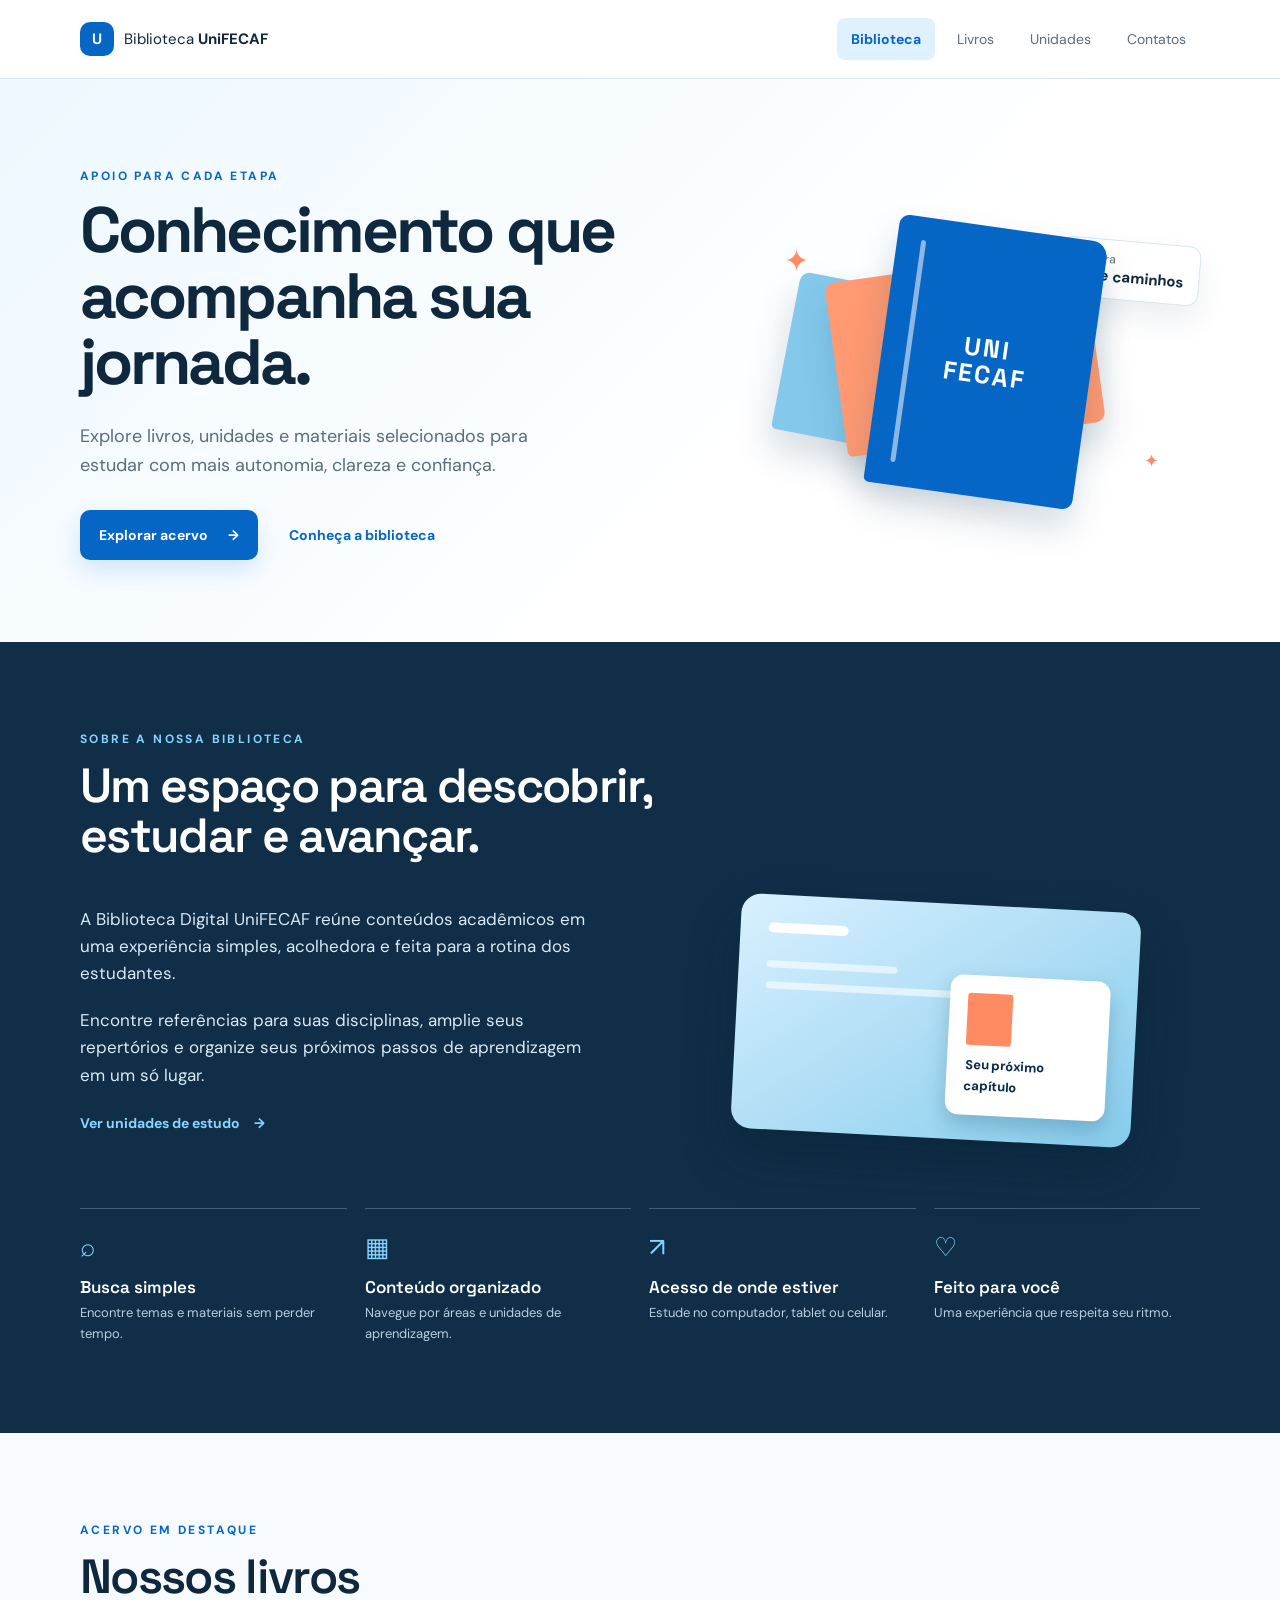
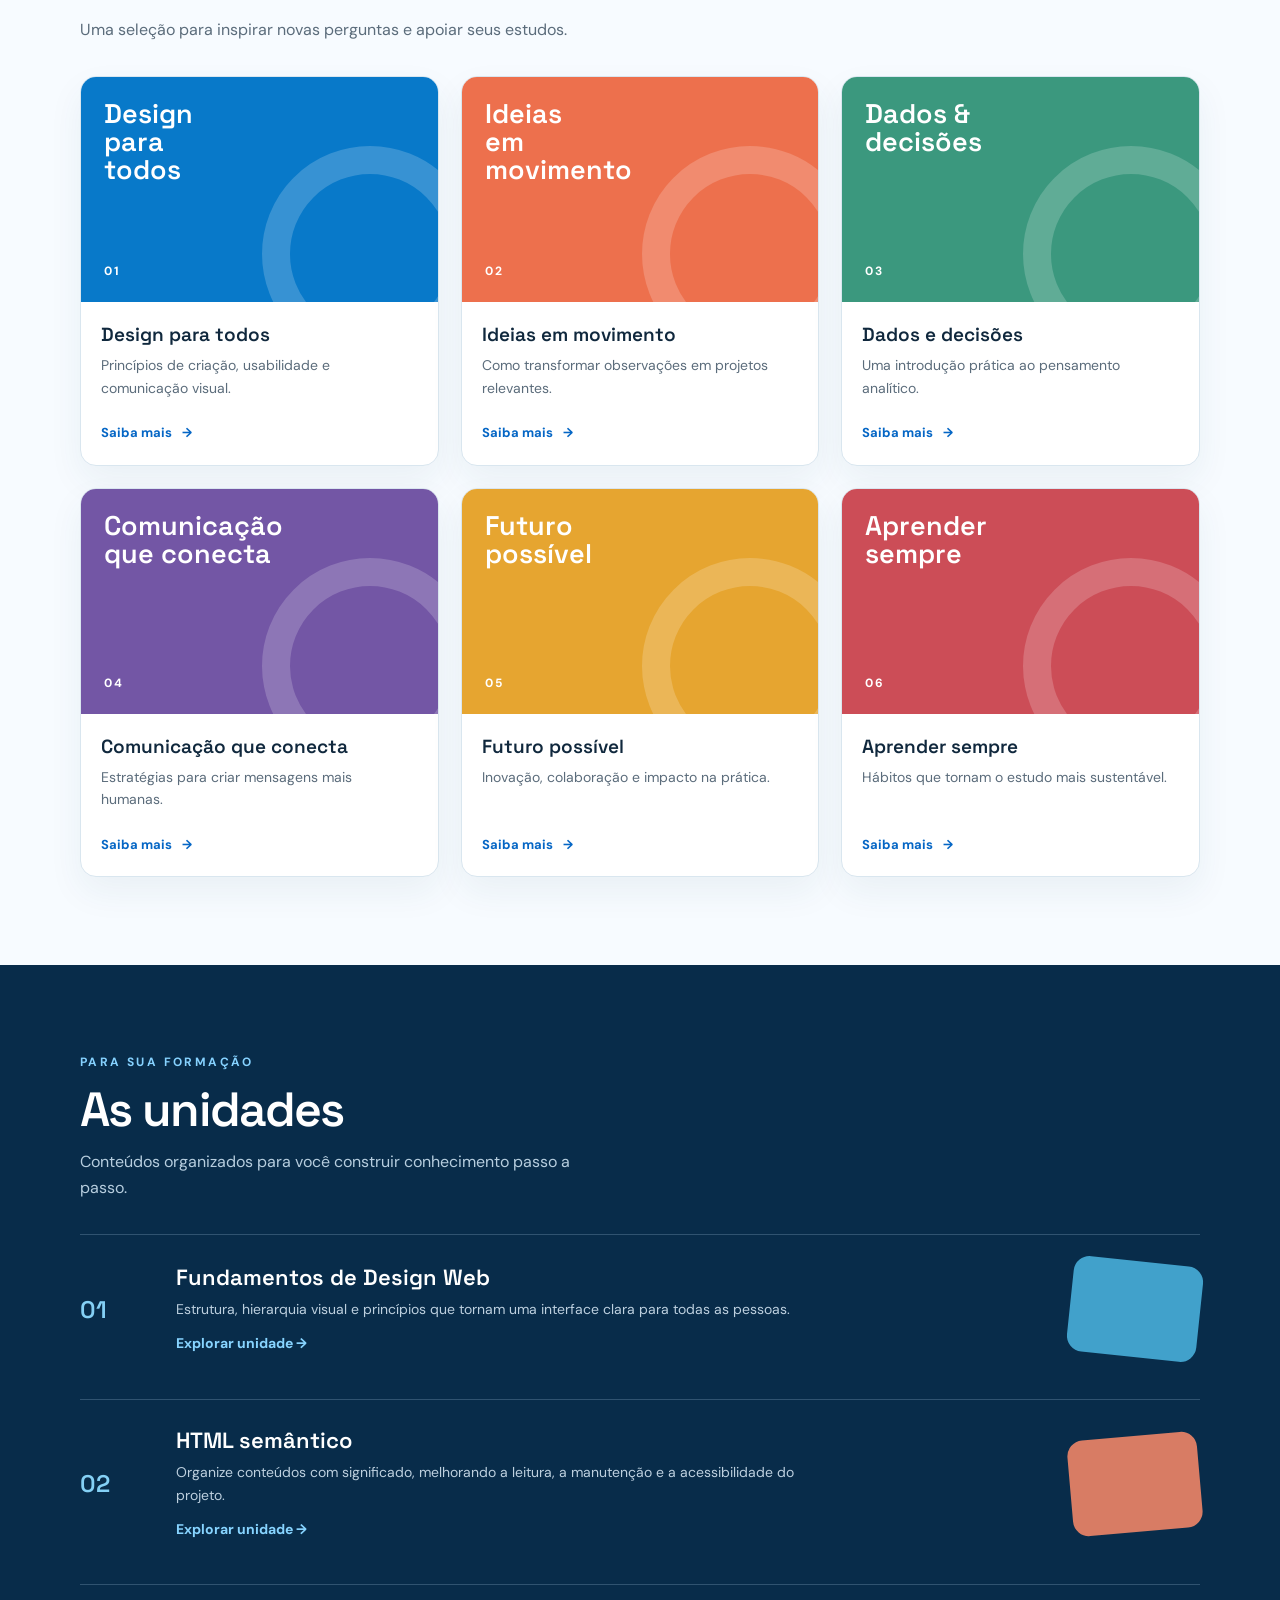
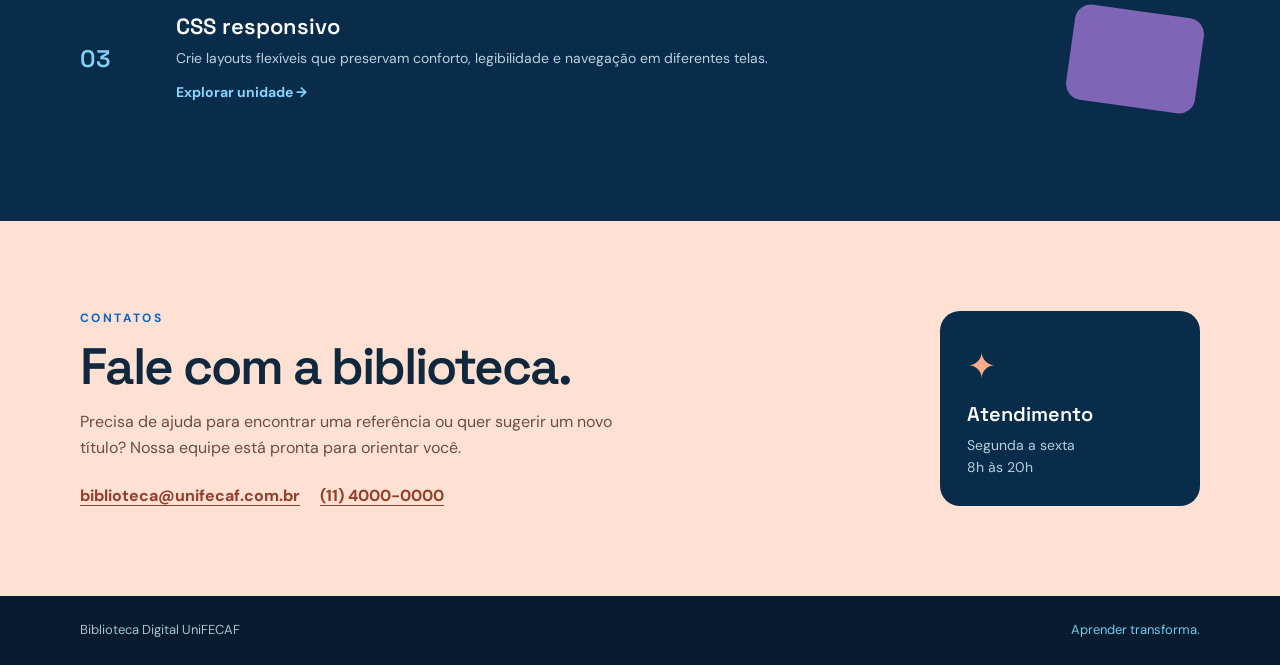
<file: trabalho_ead/biblioteca-unifecaf/index.html>
<!doctype html>
<html lang="pt-BR">
  <head>
    <meta charset="utf-8" />
    <meta name="viewport" content="width=device-width, initial-scale=1" />
    <meta name="description" content="Biblioteca Digital UniFECAF: livros, unidades e conteúdos para apoiar sua jornada acadêmica." />
    <title>Biblioteca Digital UniFECAF</title>
    <link rel="preconnect" href="https://fonts.googleapis.com" />
    <link rel="preconnect" href="https://fonts.gstatic.com" crossorigin />
    <link href="https://fonts.googleapis.com/css2?family=DM+Sans:wght@400;500;700&family=Space+Grotesk:wght@500;600;700&display=swap" rel="stylesheet" />
    <link rel="stylesheet" href="css/style.css" />
  </head>
  <body>
    <a class="skip-link" href="#conteudo">Ir para o conteúdo principal</a>
    <header class="site-header">
      <div class="container nav-wrap">
        <a class="brand" href="#inicio" aria-label="Biblioteca Digital UniFECAF - início">
          <span class="brand-mark" aria-hidden="true">U</span>
          <span>Biblioteca <strong>UniFECAF</strong></span>
        </a>
        <nav class="main-nav" aria-label="Navegação principal">
          <a class="active" href="#inicio">Biblioteca</a>
          <a href="#livros">Livros</a>
          <a href="#unidades">Unidades</a>
          <a href="#contatos">Contatos</a>
        </nav>
      </div>
    </header>

    <main id="conteudo">
      <section class="hero" id="inicio">
        <div class="container hero-grid">
          <div class="hero-copy">
            <p class="eyebrow">Apoio para cada etapa</p>
            <h1>Conhecimento que acompanha sua jornada.</h1>
            <p class="hero-text">Explore livros, unidades e materiais selecionados para estudar com mais autonomia, clareza e confiança.</p>
            <div class="hero-actions">
              <a class="button button-primary" href="#livros">Explorar acervo <span aria-hidden="true">→</span></a>
              <a class="button button-ghost" href="#sobre">Conheça a biblioteca</a>
            </div>
          </div>
          <div class="hero-art" aria-label="Ilustração de livros empilhados" role="img">
            <div class="floating-note note-one">Leitura<br /><strong>abre caminhos</strong></div>
            <div class="book book-back"></div>
            <div class="book book-middle"></div>
            <div class="book book-front"><span>UNI<br />FECAF</span></div>
            <div class="sparkle sparkle-one">✦</div><div class="sparkle sparkle-two">✦</div>
          </div>
        </div>
      </section>

      <section class="about section-dark" id="sobre">
        <div class="container">
          <div class="section-heading light-heading"><p class="eyebrow">Sobre a nossa biblioteca</p><h2>Um espaço para descobrir, estudar e avançar.</h2></div>
          <div class="about-grid">
            <div class="about-copy"><p>A Biblioteca Digital UniFECAF reúne conteúdos acadêmicos em uma experiência simples, acolhedora e feita para a rotina dos estudantes.</p><p>Encontre referências para suas disciplinas, amplie seus repertórios e organize seus próximos passos de aprendizagem em um só lugar.</p><a class="text-link" href="#unidades">Ver unidades de estudo <span aria-hidden="true">→</span></a></div>
            <div class="about-visual"><div class="visual-screen"><span class="screen-top"></span><span class="screen-line short"></span><span class="screen-line"></span><div class="screen-card"><span class="mini-book"></span><b>Seu próximo capítulo</b></div></div></div>
          </div>
          <div class="feature-row">
            <article><span class="feature-icon">⌕</span><h3>Busca simples</h3><p>Encontre temas e materiais sem perder tempo.</p></article>
            <article><span class="feature-icon">▦</span><h3>Conteúdo organizado</h3><p>Navegue por áreas e unidades de aprendizagem.</p></article>
            <article><span class="feature-icon">↗</span><h3>Acesso de onde estiver</h3><p>Estude no computador, tablet ou celular.</p></article>
            <article><span class="feature-icon">♡</span><h3>Feito para você</h3><p>Uma experiência que respeita seu ritmo.</p></article>
          </div>
        </div>
      </section>

      <section class="books section-light" id="livros">
        <div class="container"><div class="section-heading"><p class="eyebrow">Acervo em destaque</p><h2>Nossos livros</h2><p class="section-intro">Uma seleção para inspirar novas perguntas e apoiar seus estudos.</p></div>
          <div class="book-grid">
            <article class="book-card"><div class="cover cover-blue"><span>Design<br />para<br />todos</span><small>01</small></div><div class="card-body"><h3>Design para todos</h3><p>Princípios de criação, usabilidade e comunicação visual.</p><a href="#contatos">Saiba mais <span aria-hidden="true">→</span></a></div></article>
            <article class="book-card"><div class="cover cover-orange"><span>Ideias<br />em<br />movimento</span><small>02</small></div><div class="card-body"><h3>Ideias em movimento</h3><p>Como transformar observações em projetos relevantes.</p><a href="#contatos">Saiba mais <span aria-hidden="true">→</span></a></div></article>
            <article class="book-card"><div class="cover cover-green"><span>Dados &amp;<br />decisões</span><small>03</small></div><div class="card-body"><h3>Dados e decisões</h3><p>Uma introdução prática ao pensamento analítico.</p><a href="#contatos">Saiba mais <span aria-hidden="true">→</span></a></div></article>
            <article class="book-card"><div class="cover cover-purple"><span>Comunicação<br />que conecta</span><small>04</small></div><div class="card-body"><h3>Comunicação que conecta</h3><p>Estratégias para criar mensagens mais humanas.</p><a href="#contatos">Saiba mais <span aria-hidden="true">→</span></a></div></article>
            <article class="book-card"><div class="cover cover-yellow"><span>Futuro<br />possível</span><small>05</small></div><div class="card-body"><h3>Futuro possível</h3><p>Inovação, colaboração e impacto na prática.</p><a href="#contatos">Saiba mais <span aria-hidden="true">→</span></a></div></article>
            <article class="book-card"><div class="cover cover-red"><span>Aprender<br />sempre</span><small>06</small></div><div class="card-body"><h3>Aprender sempre</h3><p>Hábitos que tornam o estudo mais sustentável.</p><a href="#contatos">Saiba mais <span aria-hidden="true">→</span></a></div></article>
          </div>
        </div>
      </section>

      <section class="units section-navy" id="unidades"><div class="container"><div class="section-heading light-heading"><p class="eyebrow">Para sua formação</p><h2>As unidades</h2><p class="section-intro">Conteúdos organizados para você construir conhecimento passo a passo.</p></div>
        <div class="unit-list">
          <article class="unit-item"><div class="unit-number">01</div><div><h3>Fundamentos de Design Web</h3><p>Estrutura, hierarquia visual e princípios que tornam uma interface clara para todas as pessoas.</p><a href="#livros">Explorar unidade →</a></div><div class="unit-shape shape-one" aria-hidden="true"></div></article>
          <article class="unit-item"><div class="unit-number">02</div><div><h3>HTML semântico</h3><p>Organize conteúdos com significado, melhorando a leitura, a manutenção e a acessibilidade do projeto.</p><a href="#livros">Explorar unidade →</a></div><div class="unit-shape shape-two" aria-hidden="true"></div></article>
          <article class="unit-item"><div class="unit-number">03</div><div><h3>CSS responsivo</h3><p>Crie layouts flexíveis que preservam conforto, legibilidade e navegação em diferentes telas.</p><a href="#livros">Explorar unidade →</a></div><div class="unit-shape shape-three" aria-hidden="true"></div></article>
        </div>
      </div></section>

      <section class="contact section-coral" id="contatos"><div class="container contact-grid"><div><p class="eyebrow">Contatos</p><h2>Fale com a biblioteca.</h2><p>Precisa de ajuda para encontrar uma referência ou quer sugerir um novo título? Nossa equipe está pronta para orientar você.</p><div class="contact-links"><a href="mailto:biblioteca@unifecaf.com.br">biblioteca@unifecaf.com.br</a><a href="tel:+551140000000">(11) 4000-0000</a></div></div><div class="contact-card"><span class="contact-mark">✦</span><strong>Atendimento</strong><span>Segunda a sexta<br />8h às 20h</span></div></div></section>
    </main>
    <footer class="site-footer"><div class="container"><span>Biblioteca Digital UniFECAF</span><span>Aprender transforma.</span></div></footer>
  </body>
</html>
</file>
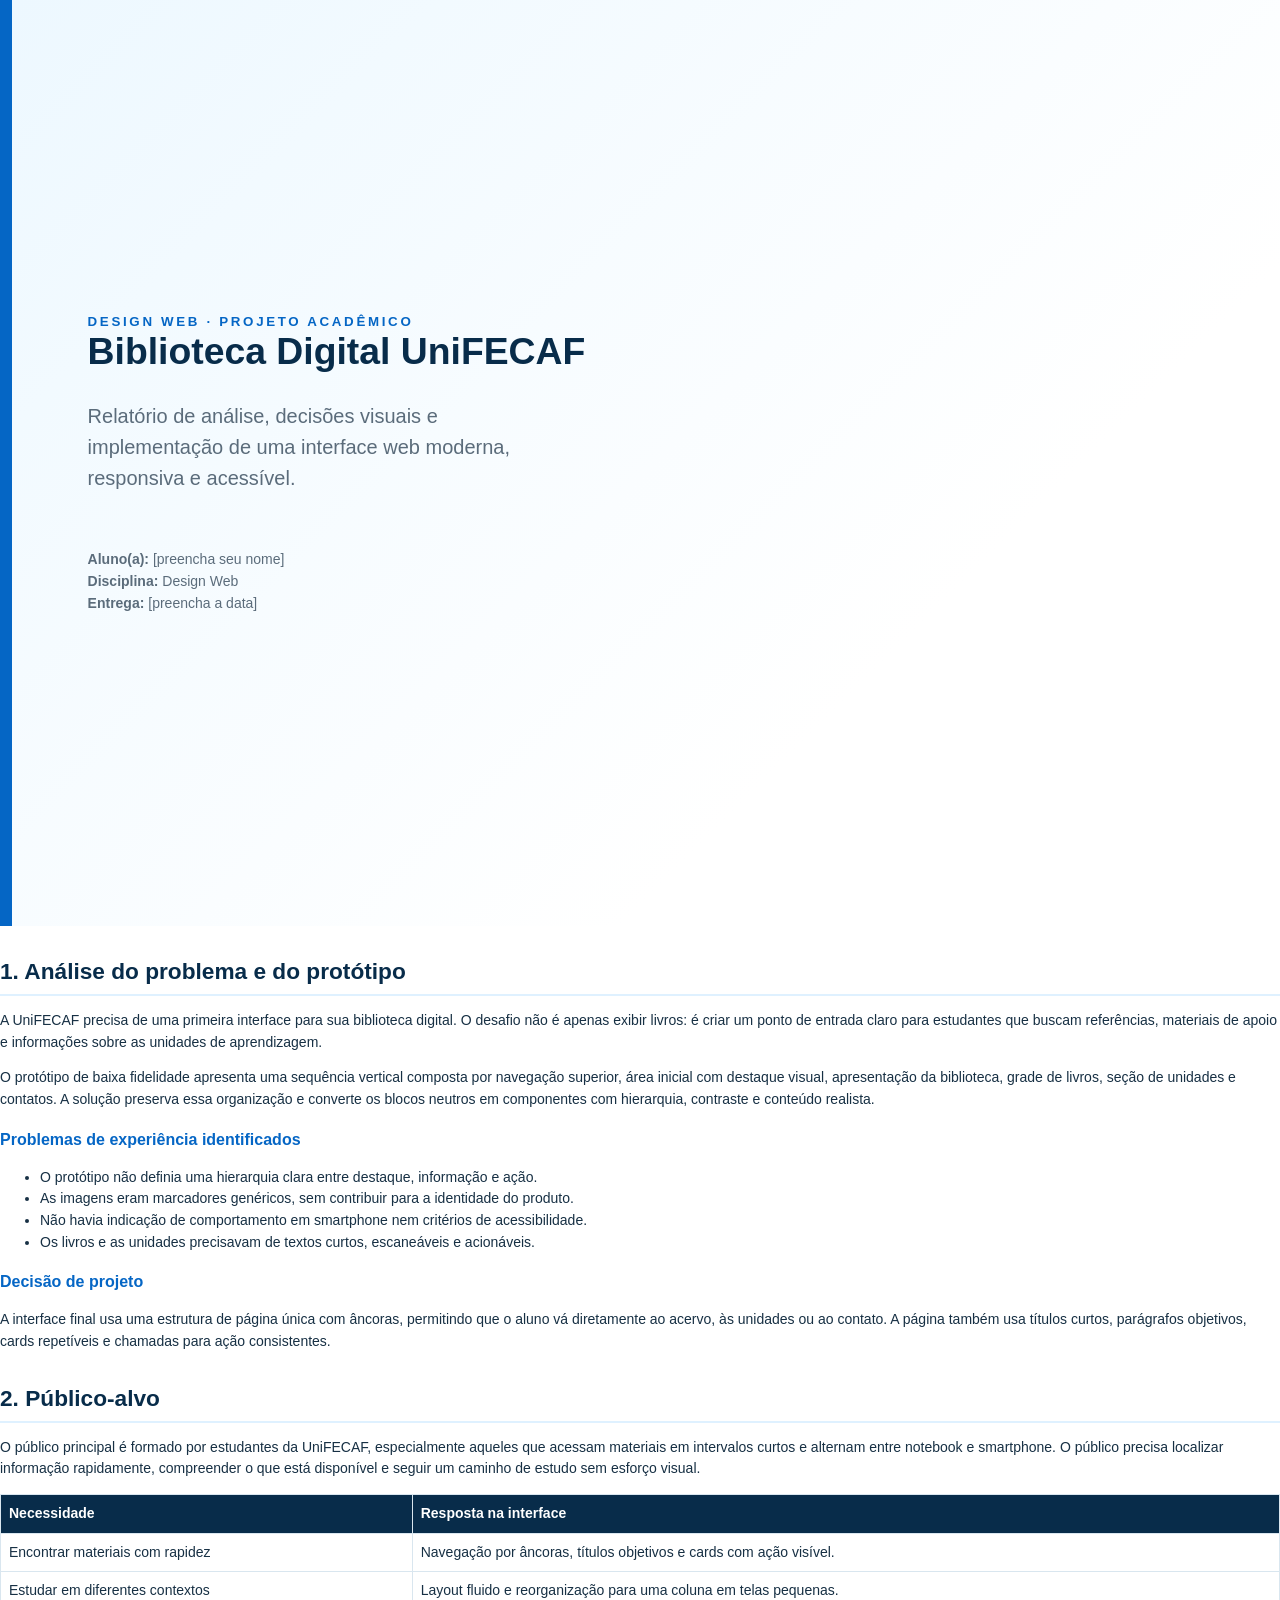
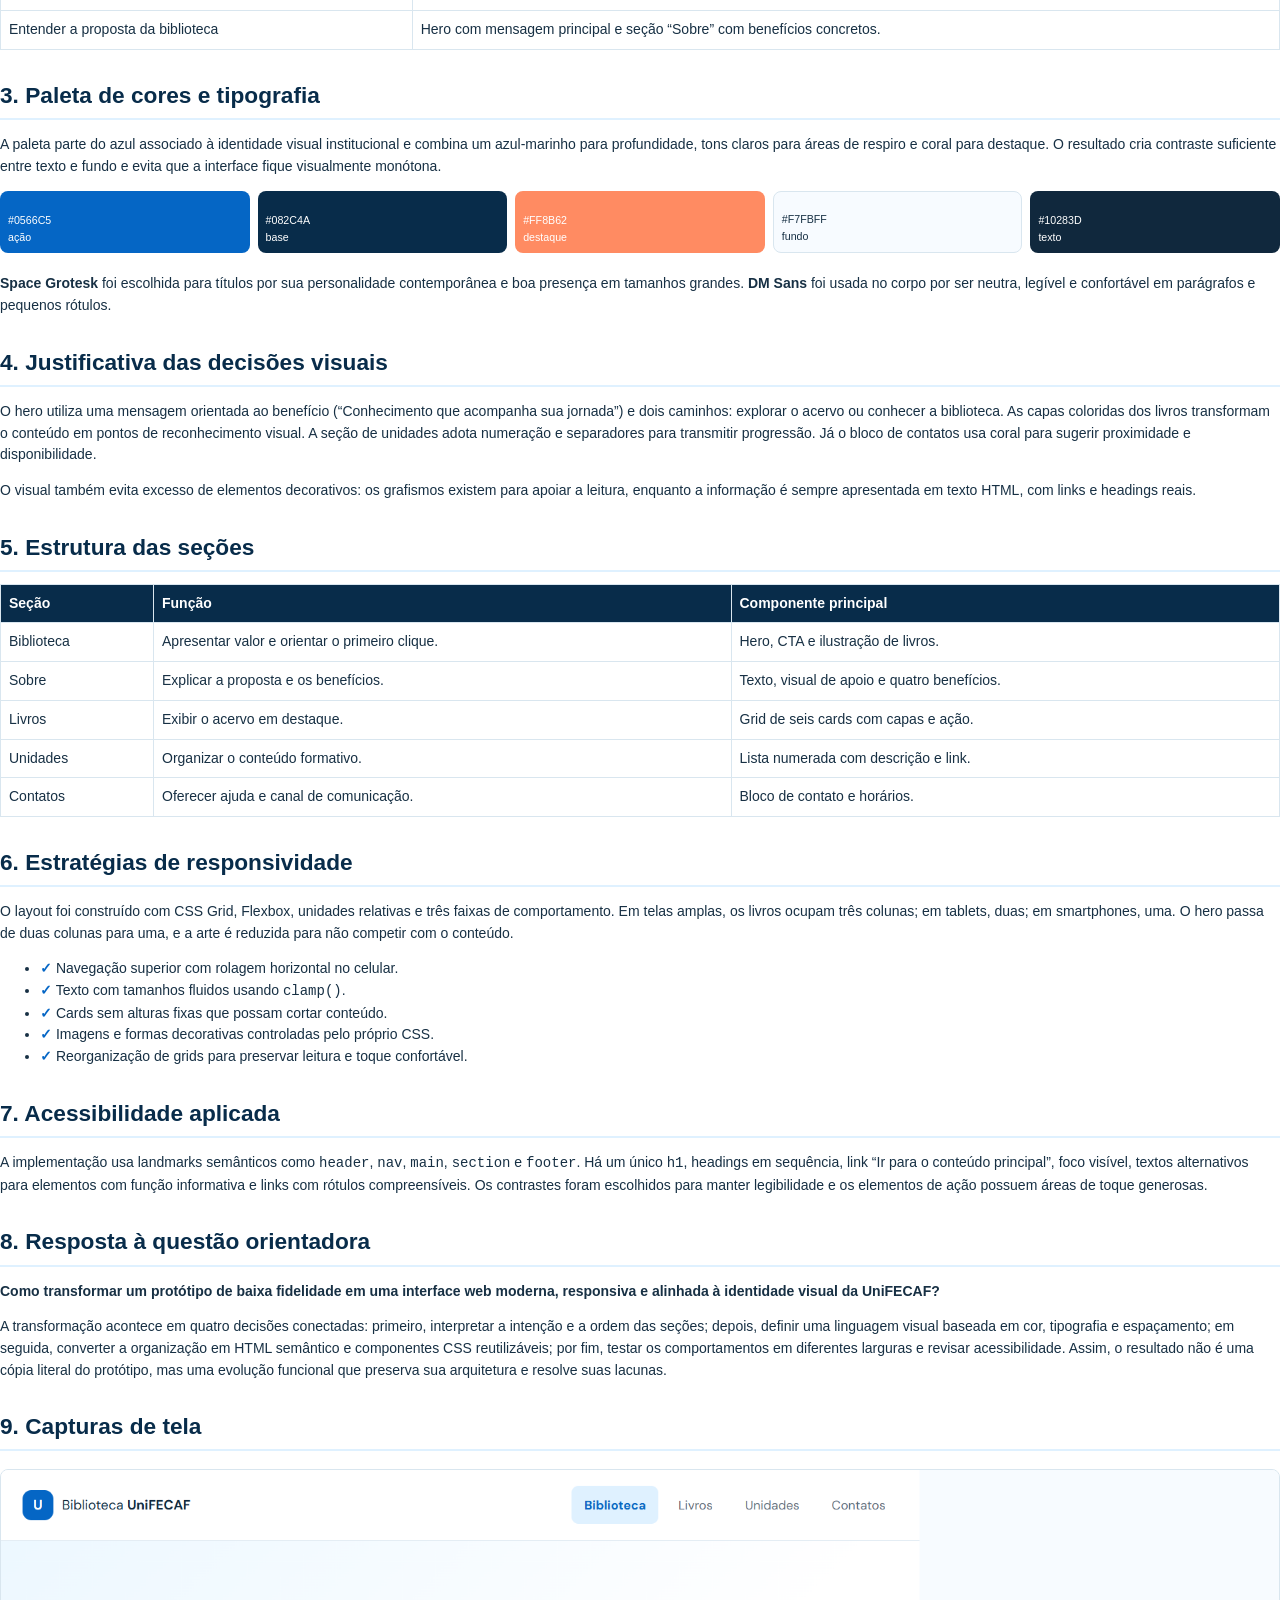
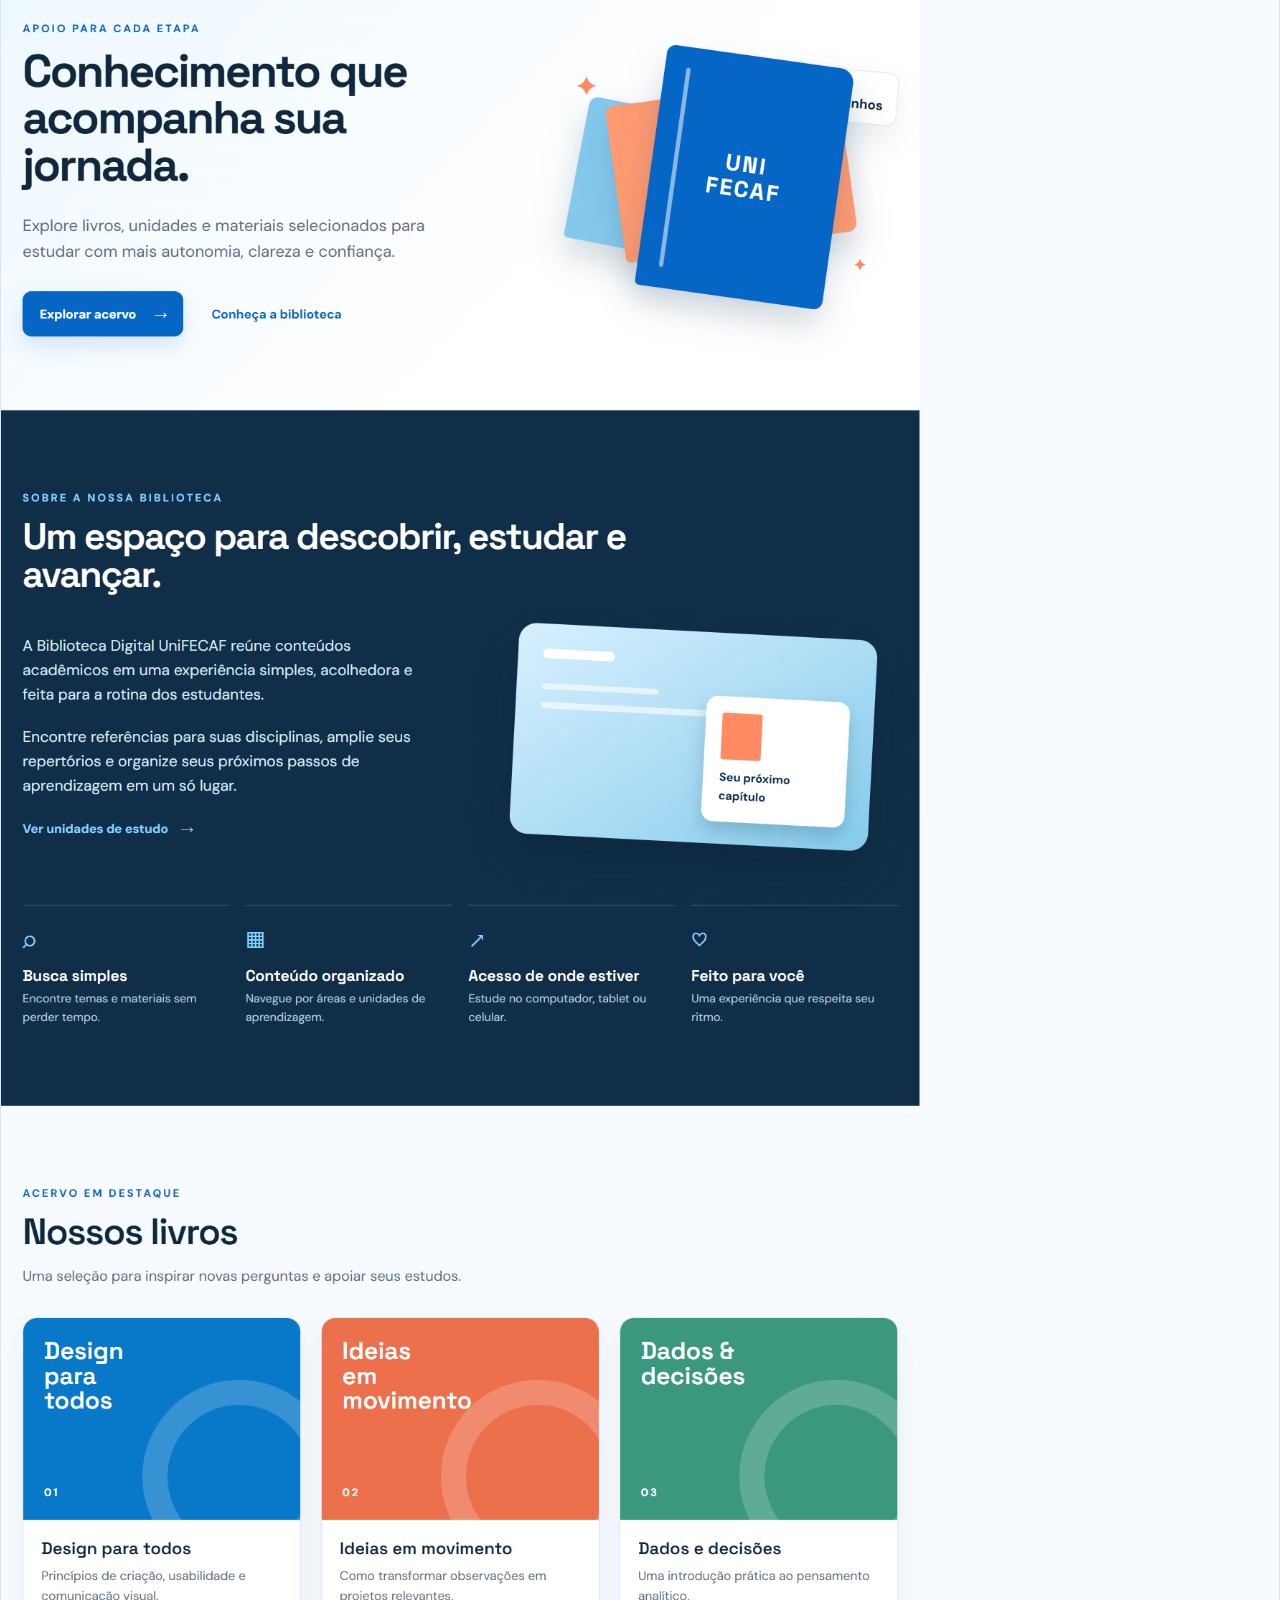
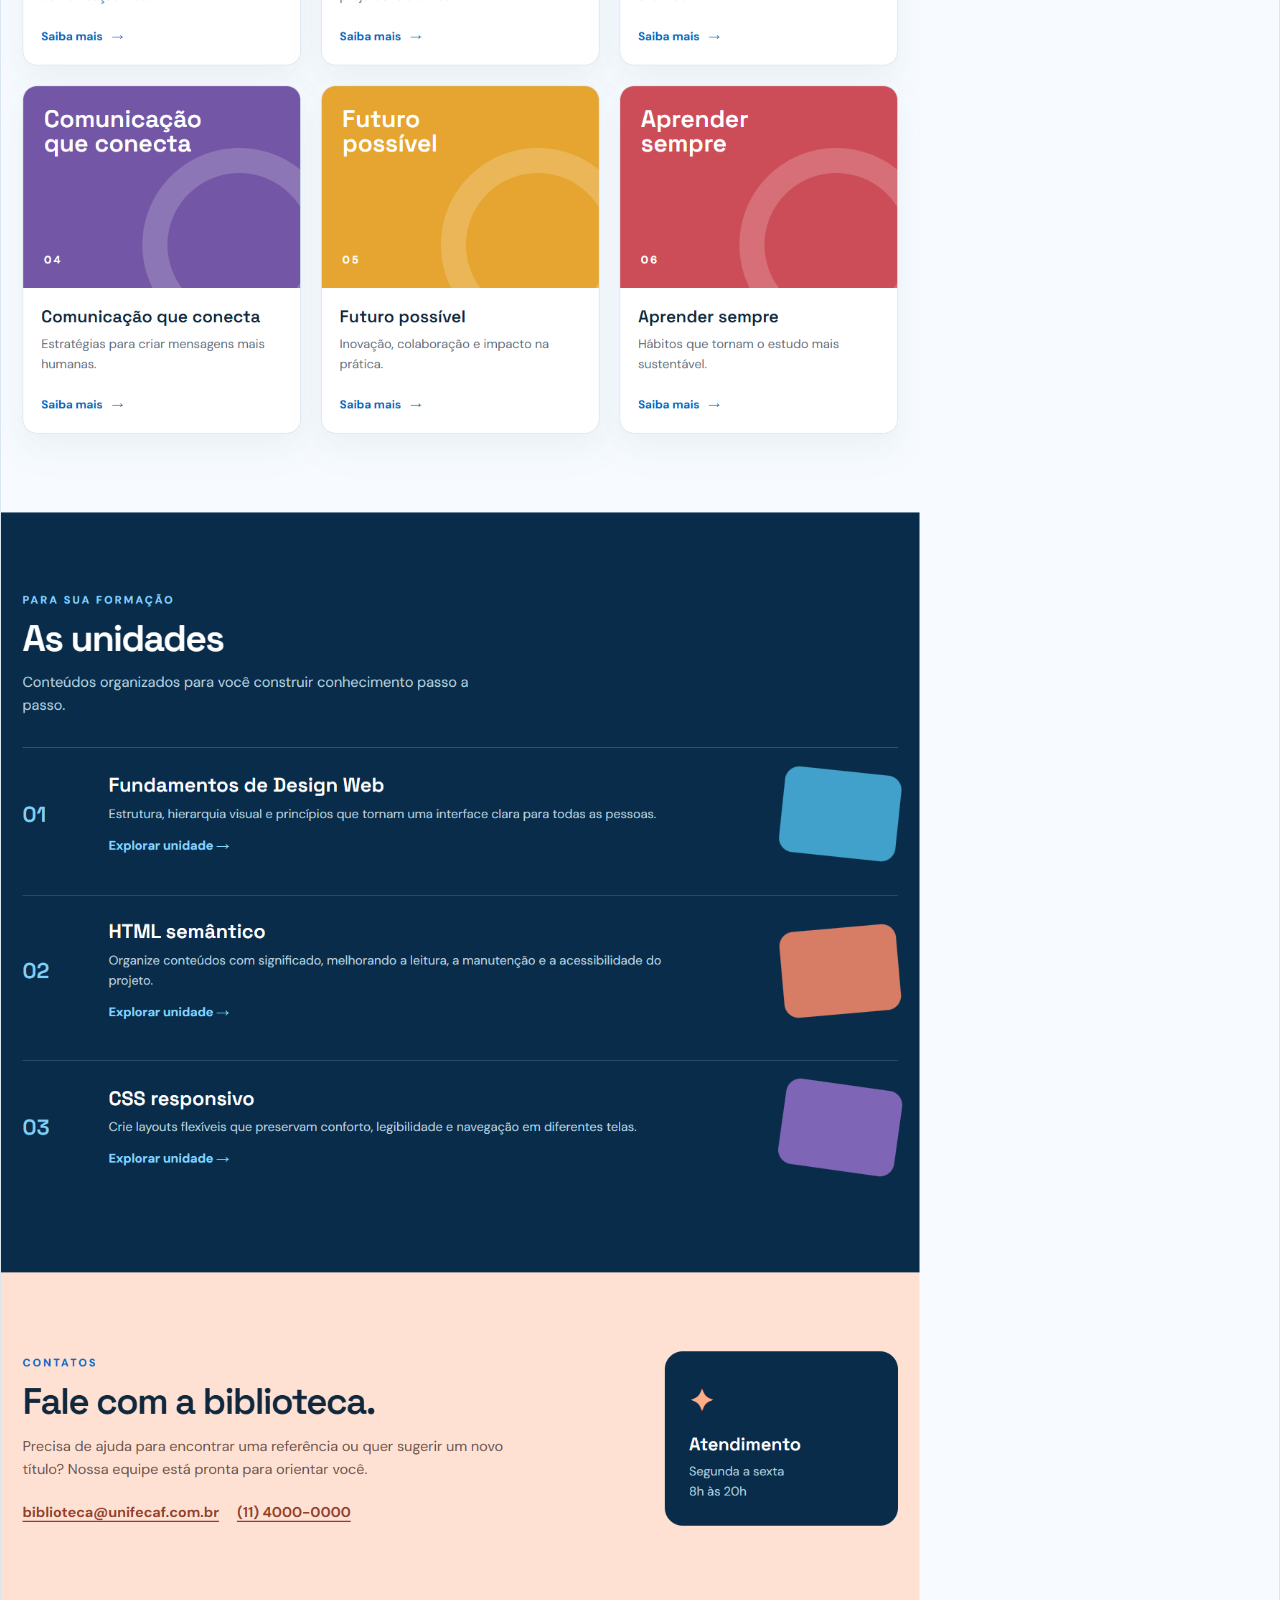
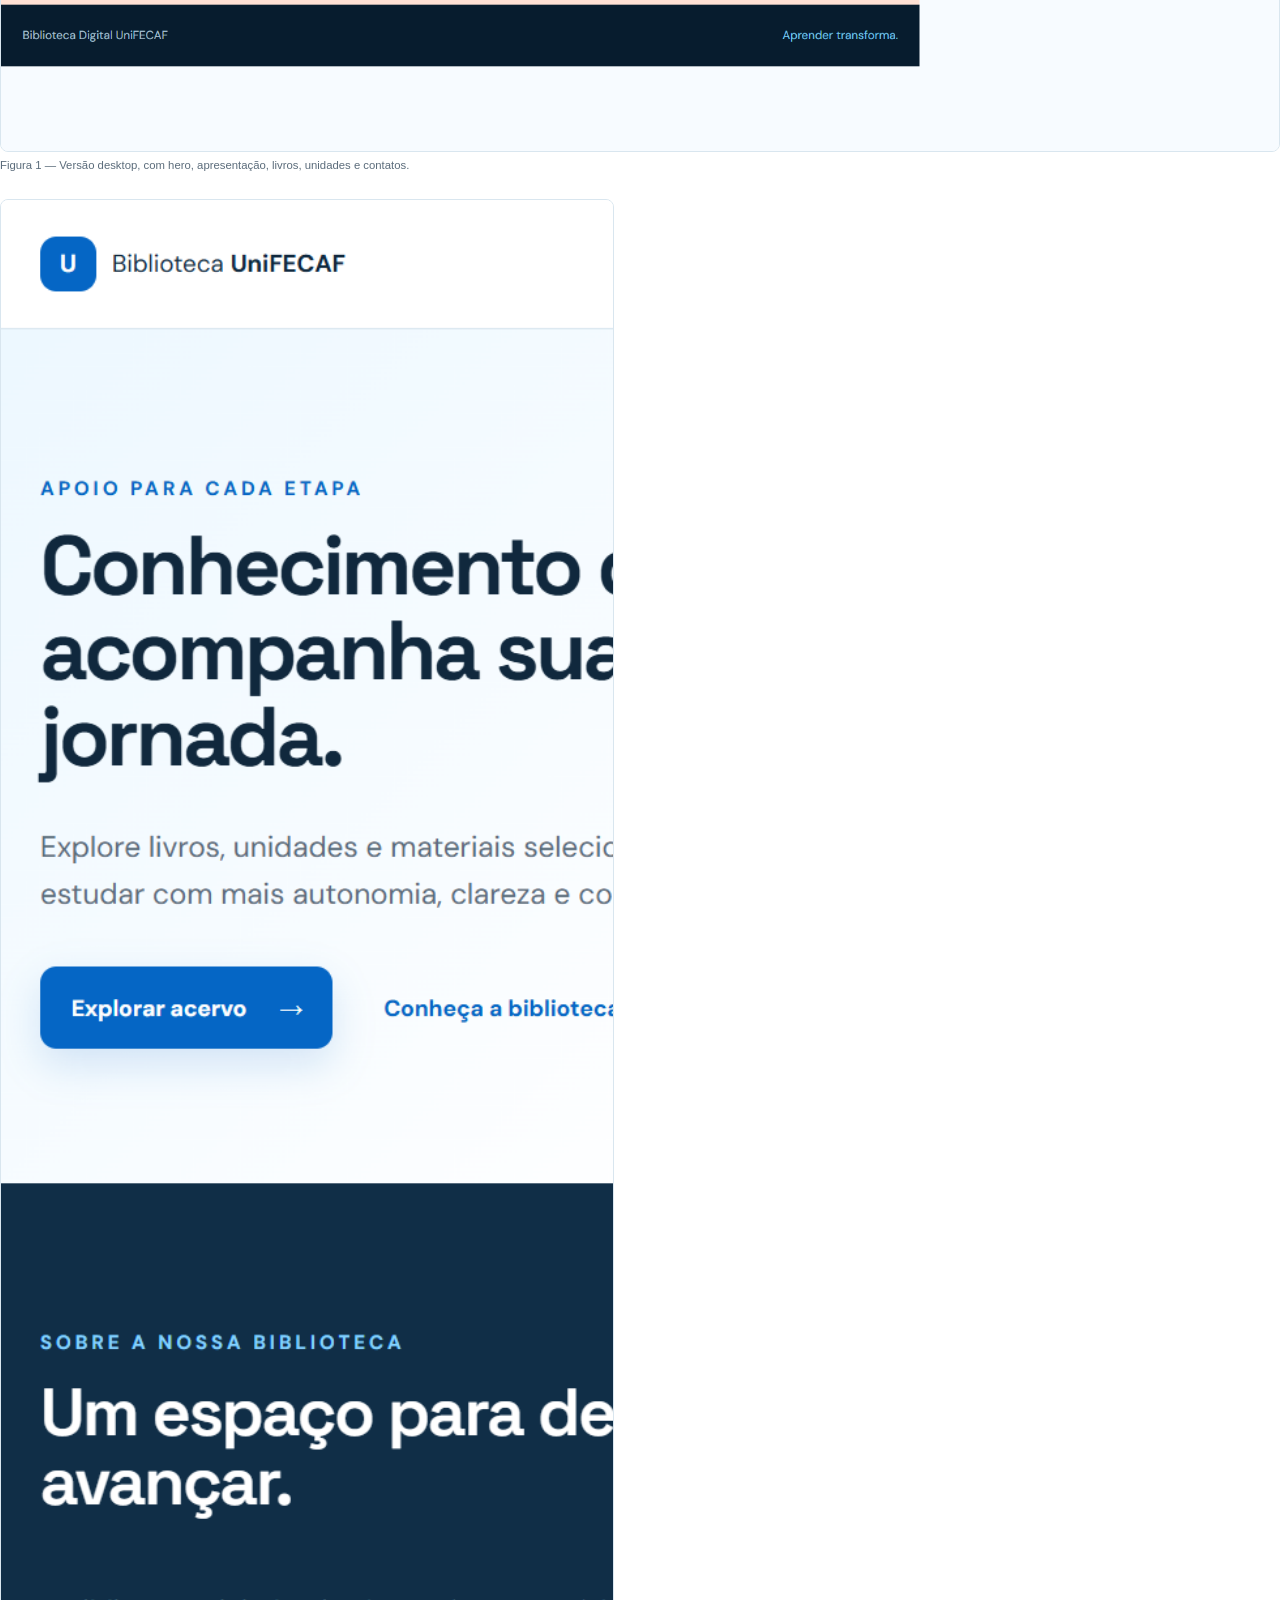
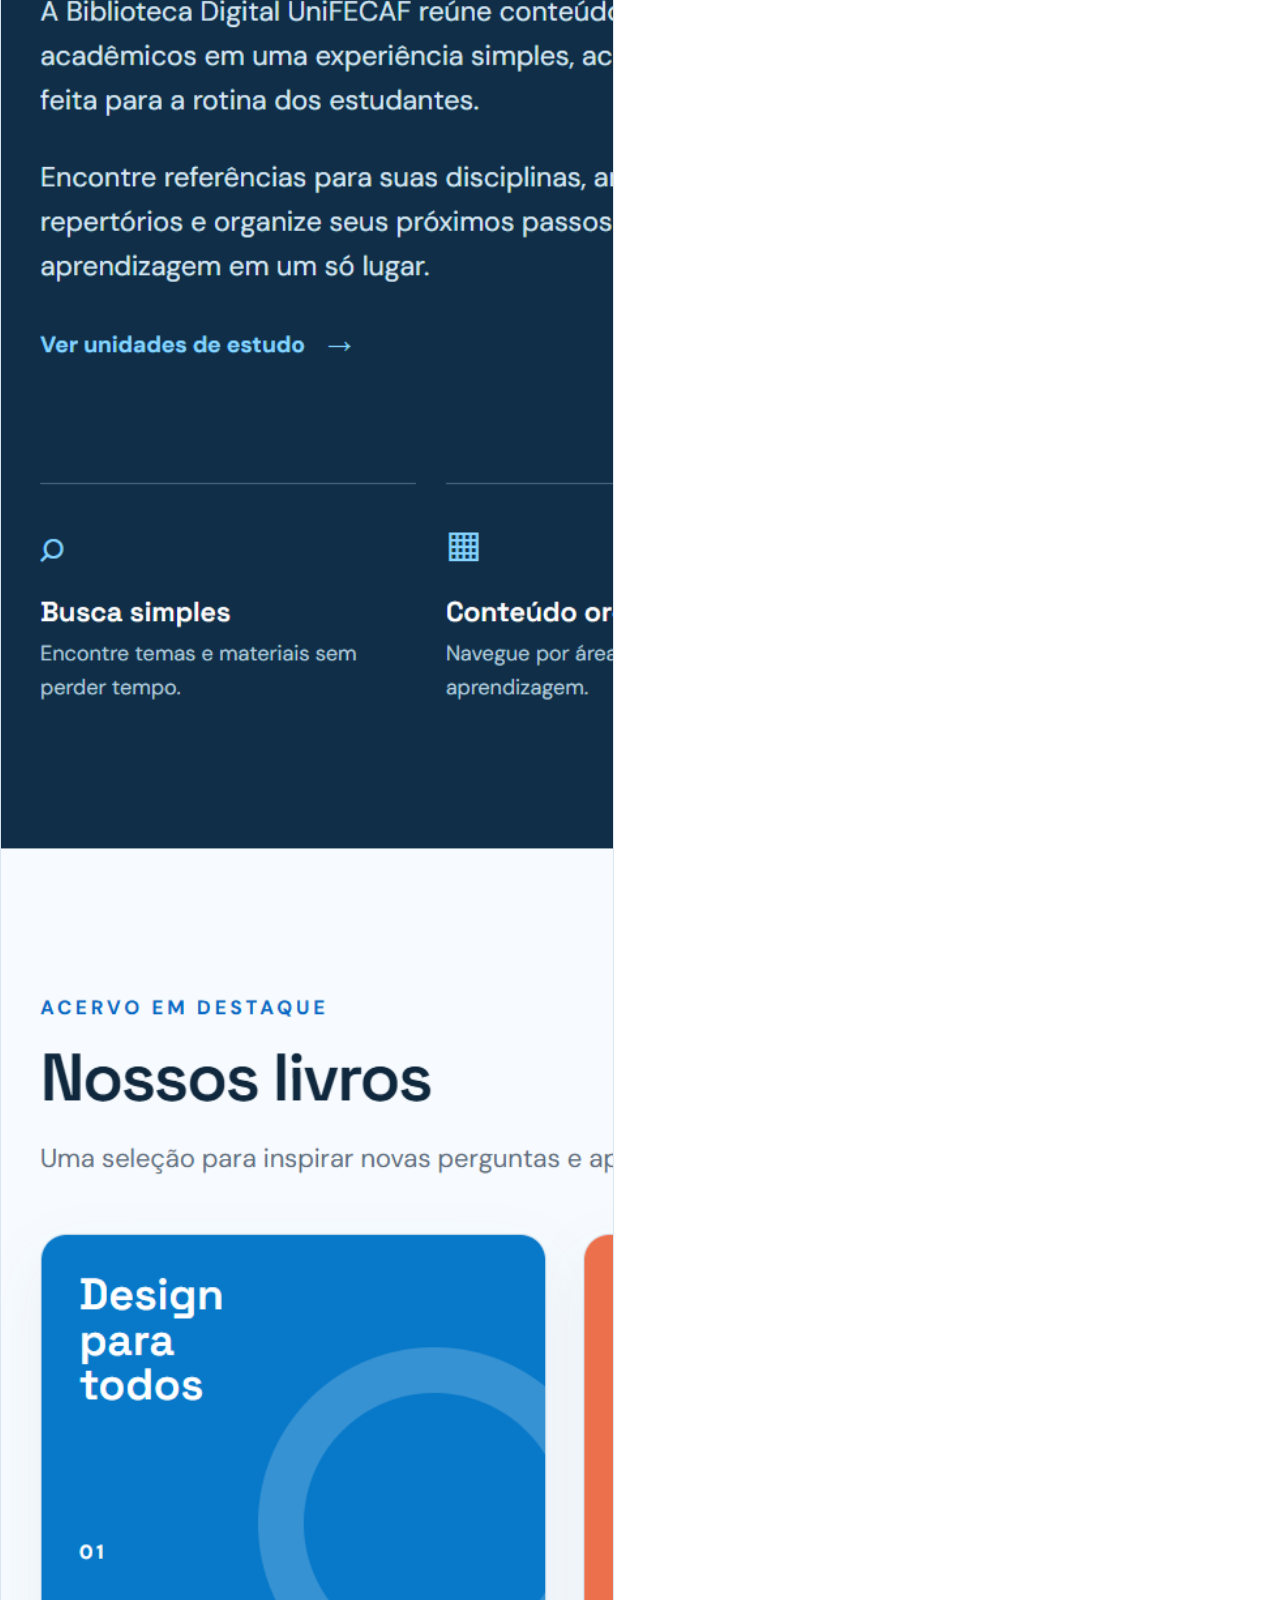
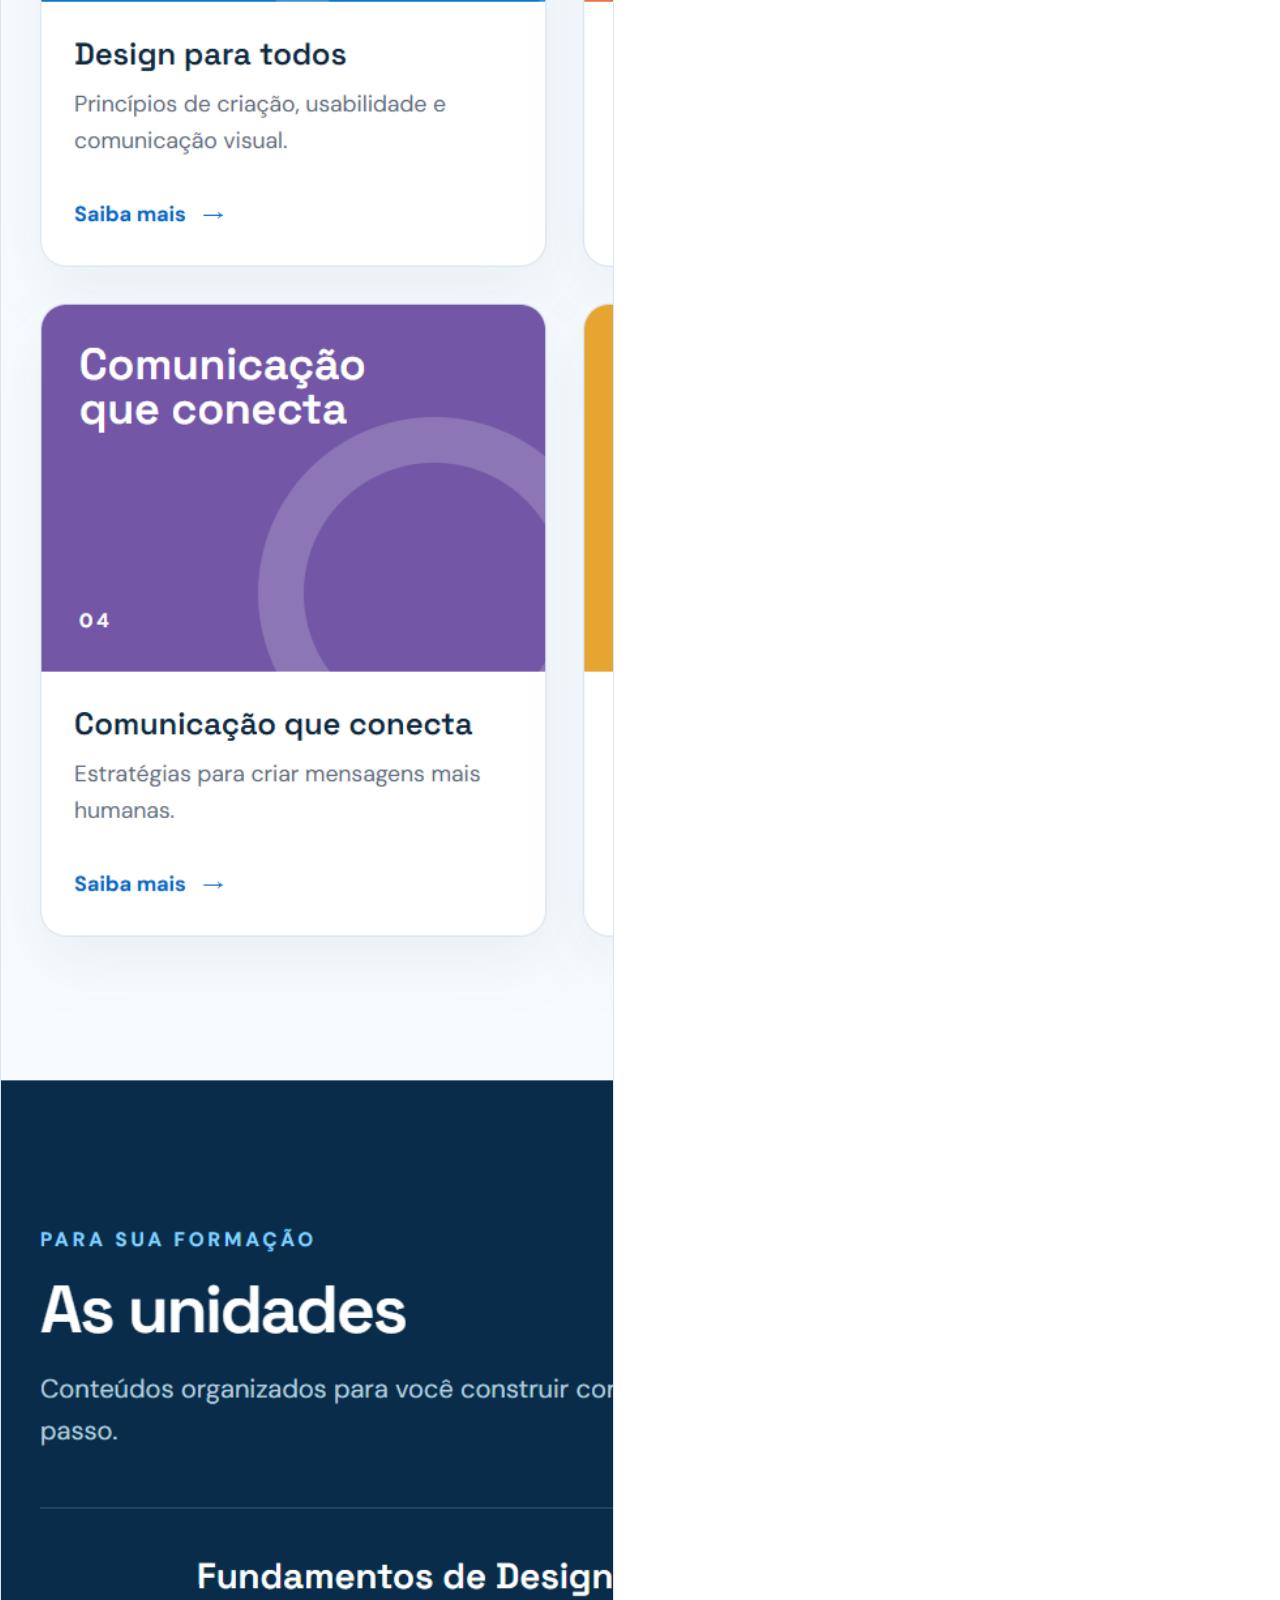
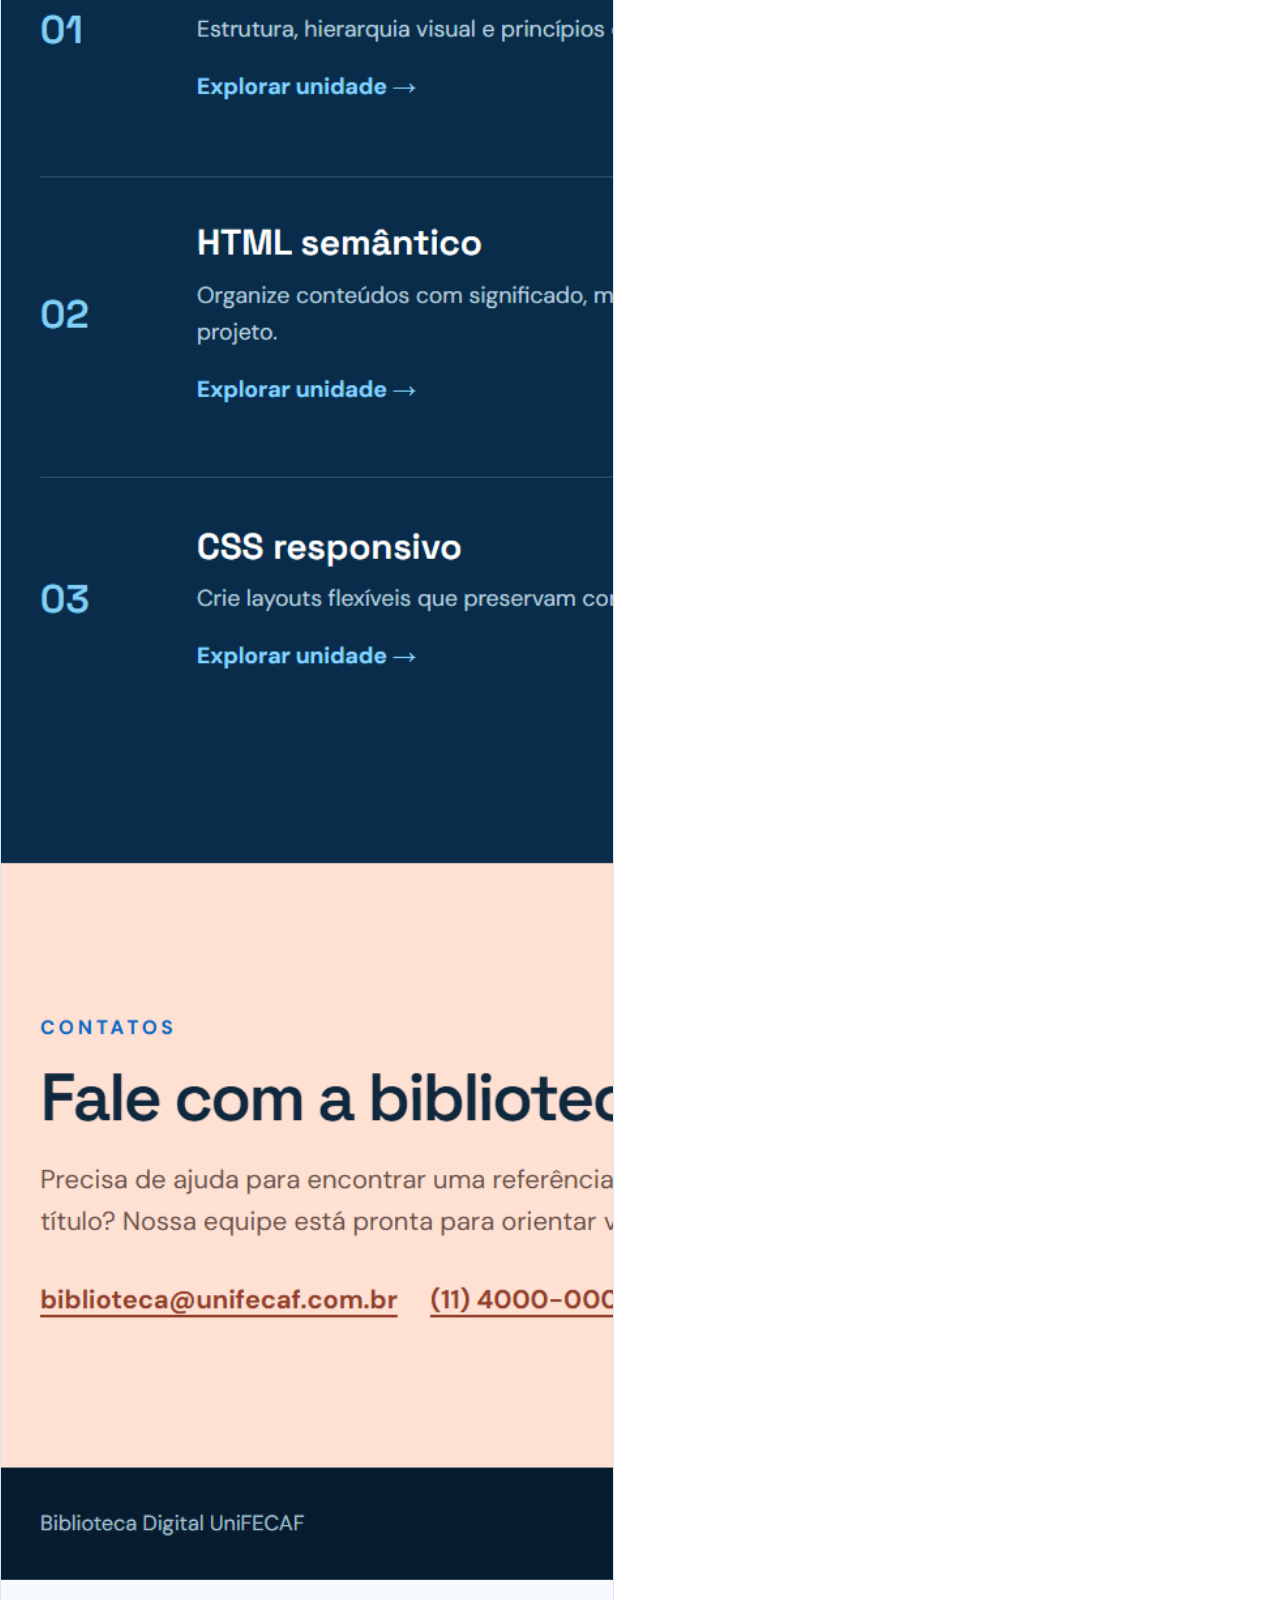
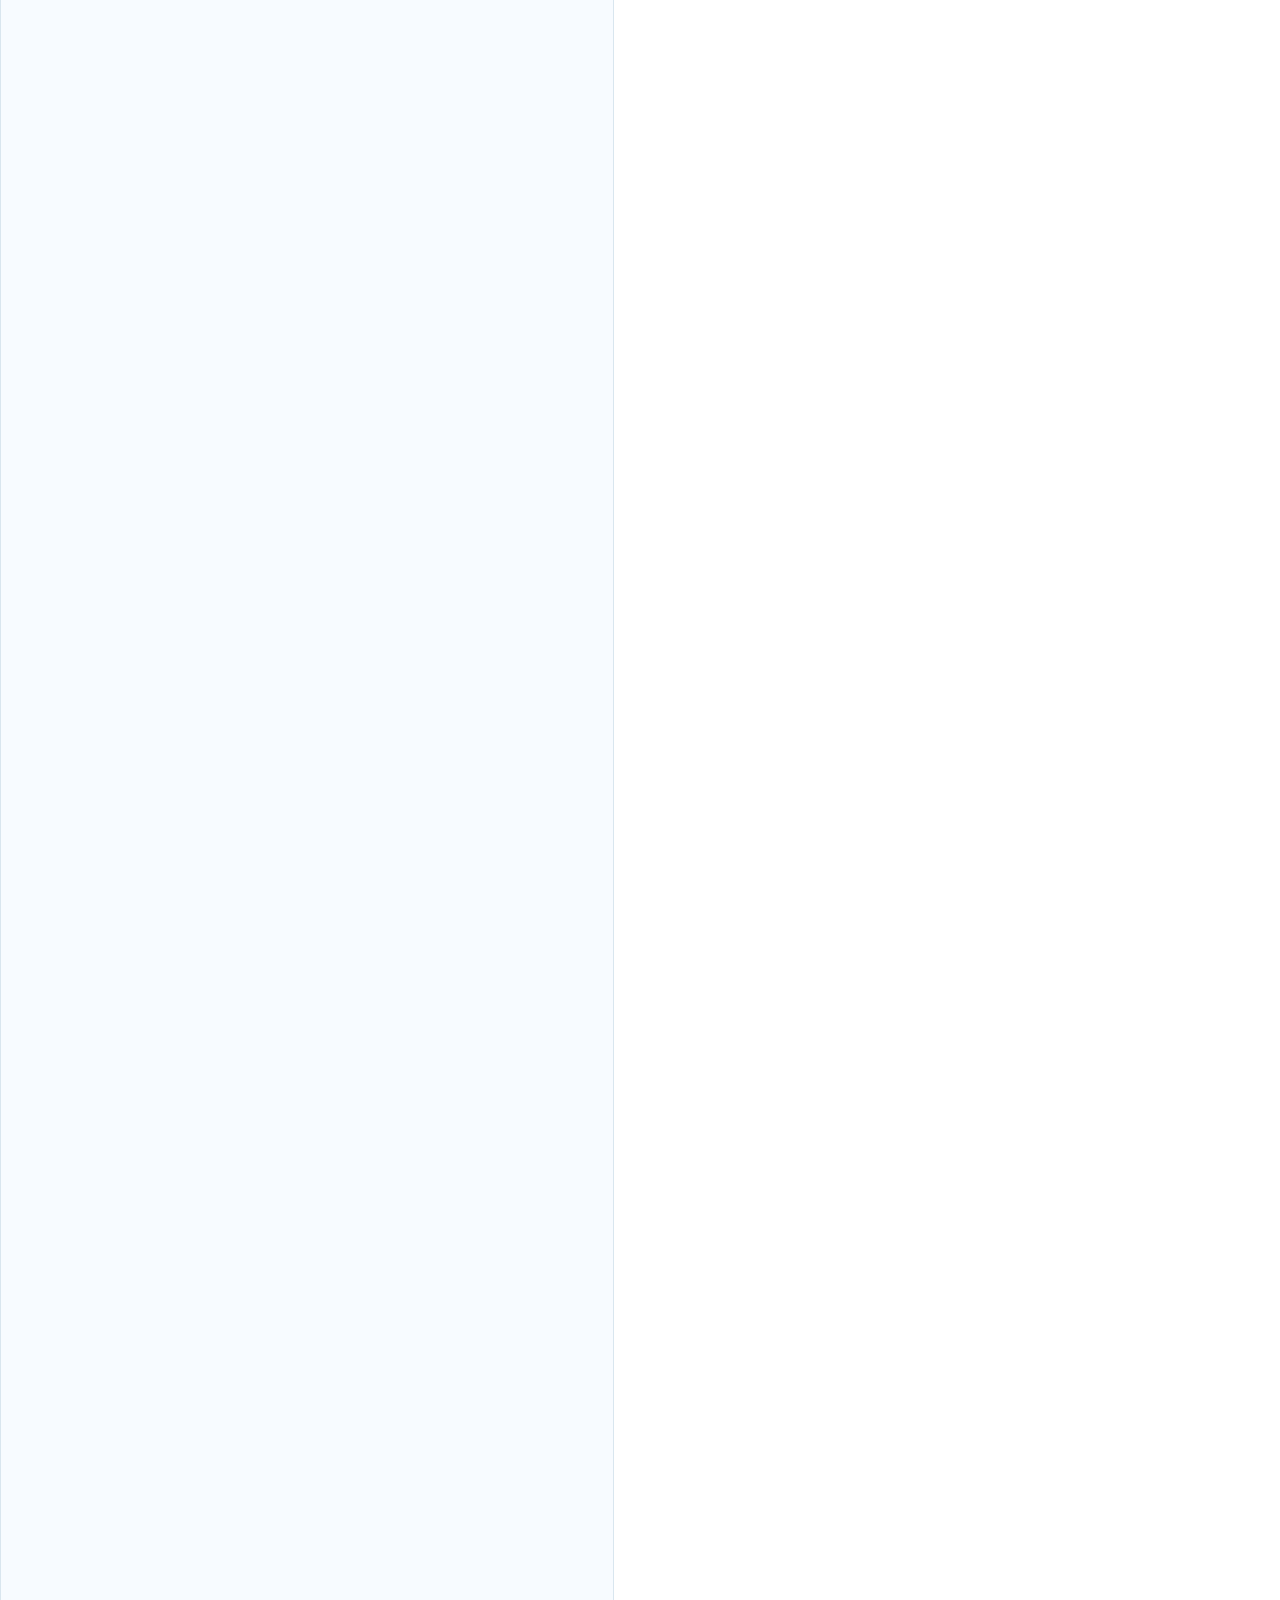
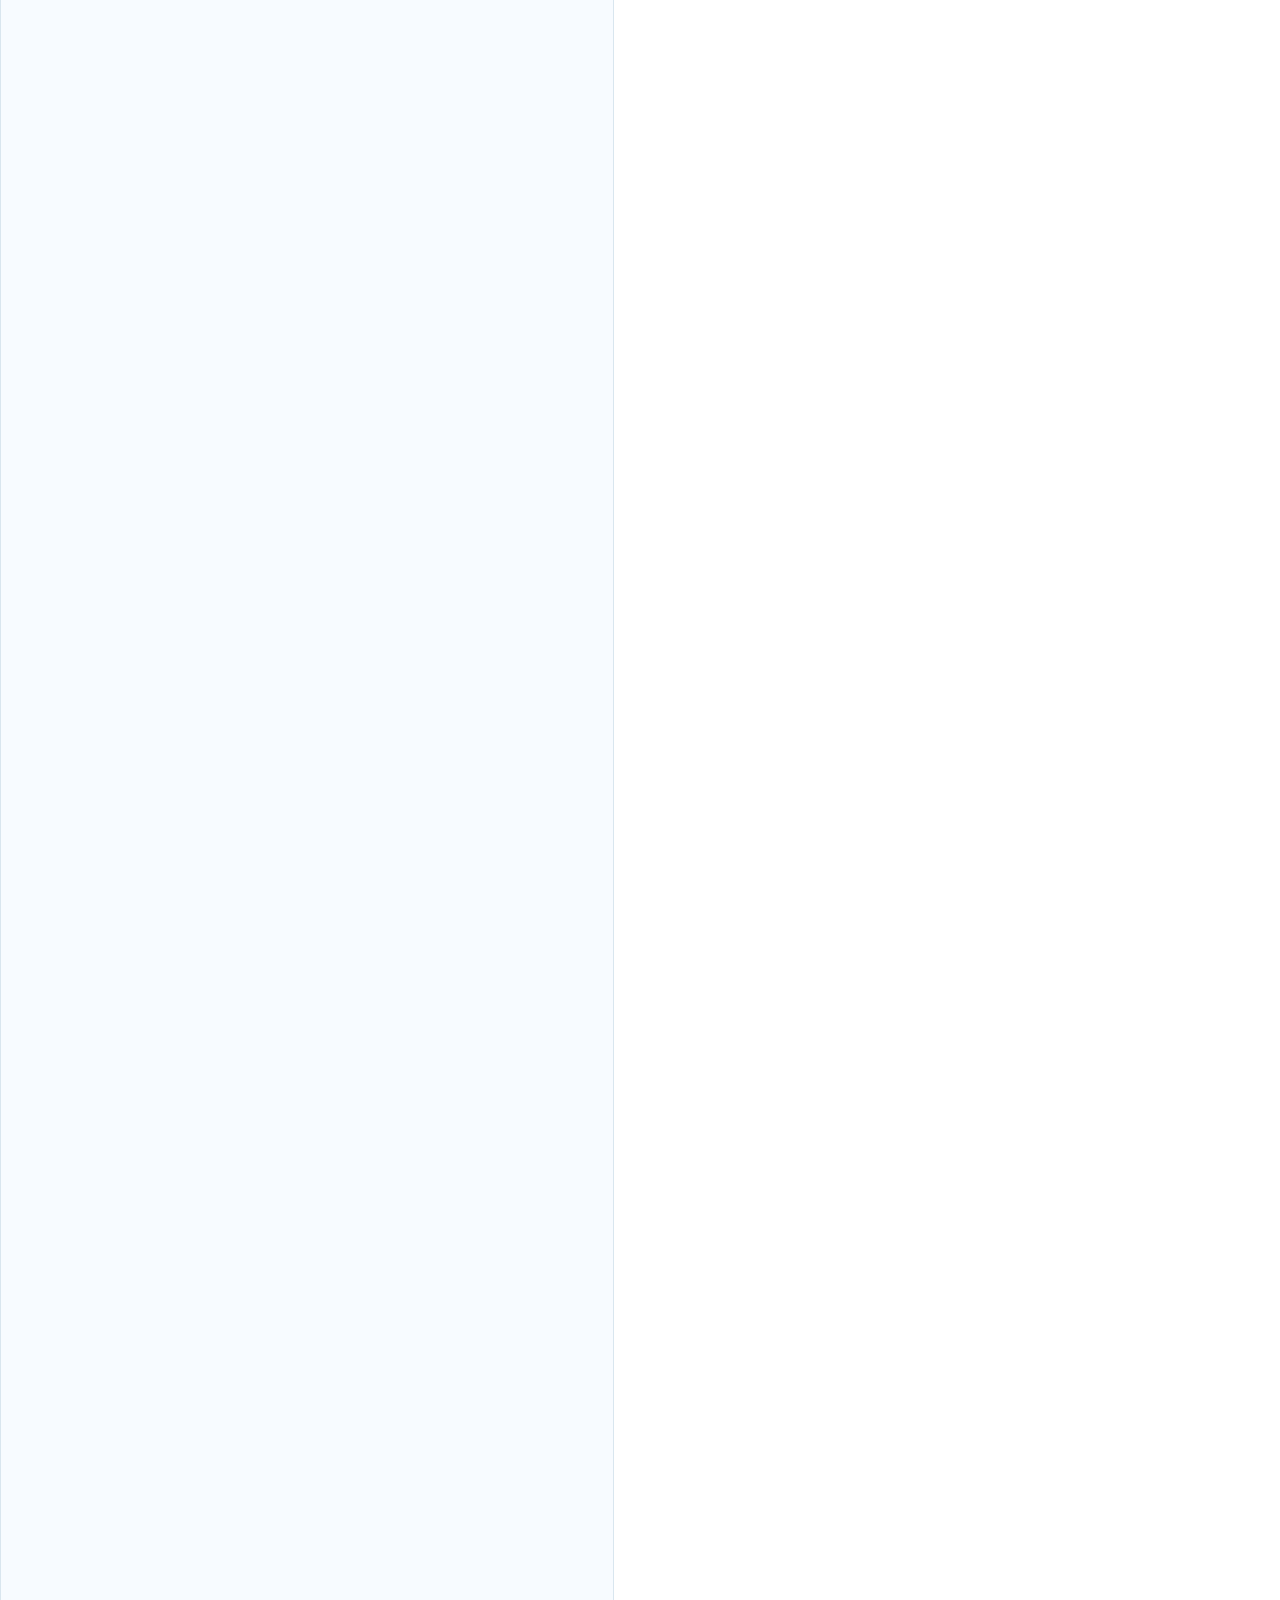
<file: trabalho_ead/entrega/relatorio.html>
<!doctype html><html lang="pt-BR"><head><meta charset="utf-8"><title>Relatório — Biblioteca Digital UniFECAF</title><style>
@page{size:A4;margin:18mm 17mm}*{box-sizing:border-box}body{margin:0;color:#173044;font:10.5pt/1.55 Arial,sans-serif}h1,h2,h3{font-family:Arial,sans-serif;color:#082c4a}h1{font-size:28pt;line-height:1.05;margin:0 0 10px}h2{font-size:17pt;margin:28px 0 8px;border-bottom:2px solid #dff1ff;padding-bottom:5px}h3{font-size:12pt;margin:17px 0 4px;color:#0566c5}.cover{min-height:245mm;display:flex;flex-direction:column;justify-content:center;border-left:12px solid #0566c5;padding:28mm 20mm;background:linear-gradient(135deg,#edf8ff,#fff 70%)}.kicker{font-size:10pt;letter-spacing:.2em;text-transform:uppercase;color:#0566c5;font-weight:bold}.subtitle{font-size:15pt;color:#5b6c7b;max-width:480px}.meta{margin-top:35px;color:#5b6c7b}.page-break{page-break-before:always}.swatches{display:grid;grid-template-columns:repeat(5,1fr);gap:8px;margin:12px 0 20px}.swatch{height:62px;border-radius:8px;padding:8px;color:#fff;font-size:8pt;display:flex;align-items:end}.blue{background:#0566c5}.navy{background:#082c4a}.coral{background:#ff8b62}.paper{background:#f7fbff;color:#173044;border:1px solid #d9e6ef}.ink{background:#10283d}.fig{margin:18px 0 24px}.fig img{width:100%;display:block;border:1px solid #d9e6ef;border-radius:8px}.fig.mobile{width:48%;margin-left:0}.caption{font-size:8.5pt;color:#5b6c7b;margin-top:5px}.table{width:100%;border-collapse:collapse;margin:12px 0 18px}.table th{background:#082c4a;color:#fff;text-align:left}.table td,.table th{border:1px solid #d9e6ef;padding:8px;vertical-align:top}.check{color:#0566c5;font-weight:bold}.small{font-size:9pt;color:#5b6c7b}.footer-note{margin-top:30px;padding-top:12px;border-top:1px solid #d9e6ef;color:#5b6c7b;font-size:8.5pt}@media print{a{color:inherit;text-decoration:none}}
</style></head><body>
<section class="cover"><div class="kicker">Design Web · Projeto acadêmico</div><h1>Biblioteca Digital UniFECAF</h1><p class="subtitle">Relatório de análise, decisões visuais e implementação de uma interface web moderna, responsiva e acessível.</p><div class="meta"><strong>Aluno(a):</strong> [preencha seu nome]<br><strong>Disciplina:</strong> Design Web<br><strong>Entrega:</strong> [preencha a data]</div></section>
<section class="page-break"><h2>1. Análise do problema e do protótipo</h2><p>A UniFECAF precisa de uma primeira interface para sua biblioteca digital. O desafio não é apenas exibir livros: é criar um ponto de entrada claro para estudantes que buscam referências, materiais de apoio e informações sobre as unidades de aprendizagem.</p><p>O protótipo de baixa fidelidade apresenta uma sequência vertical composta por navegação superior, área inicial com destaque visual, apresentação da biblioteca, grade de livros, seção de unidades e contatos. A solução preserva essa organização e converte os blocos neutros em componentes com hierarquia, contraste e conteúdo realista.</p><h3>Problemas de experiência identificados</h3><ul><li>O protótipo não definia uma hierarquia clara entre destaque, informação e ação.</li><li>As imagens eram marcadores genéricos, sem contribuir para a identidade do produto.</li><li>Não havia indicação de comportamento em smartphone nem critérios de acessibilidade.</li><li>Os livros e as unidades precisavam de textos curtos, escaneáveis e acionáveis.</li></ul><h3>Decisão de projeto</h3><p>A interface final usa uma estrutura de página única com âncoras, permitindo que o aluno vá diretamente ao acervo, às unidades ou ao contato. A página também usa títulos curtos, parágrafos objetivos, cards repetíveis e chamadas para ação consistentes.</h3>
<h2>2. Público-alvo</h2><p>O público principal é formado por estudantes da UniFECAF, especialmente aqueles que acessam materiais em intervalos curtos e alternam entre notebook e smartphone. O público precisa localizar informação rapidamente, compreender o que está disponível e seguir um caminho de estudo sem esforço visual.</p><table class="table"><tr><th>Necessidade</th><th>Resposta na interface</th></tr><tr><td>Encontrar materiais com rapidez</td><td>Navegação por âncoras, títulos objetivos e cards com ação visível.</td></tr><tr><td>Estudar em diferentes contextos</td><td>Layout fluido e reorganização para uma coluna em telas pequenas.</td></tr><tr><td>Entender a proposta da biblioteca</td><td>Hero com mensagem principal e seção “Sobre” com benefícios concretos.</td></tr></table>
<h2>3. Paleta de cores e tipografia</h2><p>A paleta parte do azul associado à identidade visual institucional e combina um azul-marinho para profundidade, tons claros para áreas de respiro e coral para destaque. O resultado cria contraste suficiente entre texto e fundo e evita que a interface fique visualmente monótona.</p><div class="swatches"><div class="swatch blue">#0566C5<br>ação</div><div class="swatch navy">#082C4A<br>base</div><div class="swatch coral">#FF8B62<br>destaque</div><div class="swatch paper">#F7FBFF<br>fundo</div><div class="swatch ink">#10283D<br>texto</div></div><p><strong>Space Grotesk</strong> foi escolhida para títulos por sua personalidade contemporânea e boa presença em tamanhos grandes. <strong>DM Sans</strong> foi usada no corpo por ser neutra, legível e confortável em parágrafos e pequenos rótulos.</p>
<h2>4. Justificativa das decisões visuais</h2><p>O hero utiliza uma mensagem orientada ao benefício (“Conhecimento que acompanha sua jornada”) e dois caminhos: explorar o acervo ou conhecer a biblioteca. As capas coloridas dos livros transformam o conteúdo em pontos de reconhecimento visual. A seção de unidades adota numeração e separadores para transmitir progressão. Já o bloco de contatos usa coral para sugerir proximidade e disponibilidade.</p><p>O visual também evita excesso de elementos decorativos: os grafismos existem para apoiar a leitura, enquanto a informação é sempre apresentada em texto HTML, com links e headings reais.</p>
<h2>5. Estrutura das seções</h2><table class="table"><tr><th>Seção</th><th>Função</th><th>Componente principal</th></tr><tr><td>Biblioteca</td><td>Apresentar valor e orientar o primeiro clique.</td><td>Hero, CTA e ilustração de livros.</td></tr><tr><td>Sobre</td><td>Explicar a proposta e os benefícios.</td><td>Texto, visual de apoio e quatro benefícios.</td></tr><tr><td>Livros</td><td>Exibir o acervo em destaque.</td><td>Grid de seis cards com capas e ação.</td></tr><tr><td>Unidades</td><td>Organizar o conteúdo formativo.</td><td>Lista numerada com descrição e link.</td></tr><tr><td>Contatos</td><td>Oferecer ajuda e canal de comunicação.</td><td>Bloco de contato e horários.</td></tr></table>
</section>
<section class="page-break"><h2>6. Estratégias de responsividade</h2><p>O layout foi construído com CSS Grid, Flexbox, unidades relativas e três faixas de comportamento. Em telas amplas, os livros ocupam três colunas; em tablets, duas; em smartphones, uma. O hero passa de duas colunas para uma, e a arte é reduzida para não competir com o conteúdo.</p><ul><li><span class="check">✓</span> Navegação superior com rolagem horizontal no celular.</li><li><span class="check">✓</span> Texto com tamanhos fluidos usando <code>clamp()</code>.</li><li><span class="check">✓</span> Cards sem alturas fixas que possam cortar conteúdo.</li><li><span class="check">✓</span> Imagens e formas decorativas controladas pelo próprio CSS.</li><li><span class="check">✓</span> Reorganização de grids para preservar leitura e toque confortável.</li></ul><h2>7. Acessibilidade aplicada</h2><p>A implementação usa landmarks semânticos como <code>header</code>, <code>nav</code>, <code>main</code>, <code>section</code> e <code>footer</code>. Há um único <code>h1</code>, headings em sequência, link “Ir para o conteúdo principal”, foco visível, textos alternativos para elementos com função informativa e links com rótulos compreensíveis. Os contrastes foram escolhidos para manter legibilidade e os elementos de ação possuem áreas de toque generosas.</p><h2>8. Resposta à questão orientadora</h2><p><strong>Como transformar um protótipo de baixa fidelidade em uma interface web moderna, responsiva e alinhada à identidade visual da UniFECAF?</strong></p><p>A transformação acontece em quatro decisões conectadas: primeiro, interpretar a intenção e a ordem das seções; depois, definir uma linguagem visual baseada em cor, tipografia e espaçamento; em seguida, converter a organização em HTML semântico e componentes CSS reutilizáveis; por fim, testar os comportamentos em diferentes larguras e revisar acessibilidade. Assim, o resultado não é uma cópia literal do protótipo, mas uma evolução funcional que preserva sua arquitetura e resolve suas lacunas.</p><h2>9. Capturas de tela</h2><div class="fig"><img src="site-desktop.png" alt="Captura da página Biblioteca Digital UniFECAF em desktop"><div class="caption">Figura 1 — Versão desktop, com hero, apresentação, livros, unidades e contatos.</div></div><div class="fig mobile"><img src="site-mobile.png" alt="Captura da página Biblioteca Digital UniFECAF em smartphone"><div class="caption">Figura 2 — Versão mobile, com conteúdo reorganizado em uma coluna.</div></div><h2>10. Organização técnica</h2><p>O projeto foi separado conforme solicitado no enunciado:</p><pre>biblioteca-unifecaf/
├── index.html
├── css/
│   └── style.css
├── assets/
│   └── imagens/
└── README.md</pre><p>O site utiliza exclusivamente HTML e CSS no desenvolvimento da interface, sem framework e sem construtor visual.</p><div class="footer-note">Antes da entrega final, substitua os campos entre colchetes e acrescente os links públicos do site, do repositório e do vídeo pitch.</div></section></body></html>
</file>
<file: trabalho_ead/biblioteca-unifecaf/css/style.css>
:root{--navy:#082c4a;--blue:#0566c5;--blue-light:#dff1ff;--ink:#10283d;--muted:#5b6c7b;--paper:#f7fbff;--coral:#ff8b62;--white:#fff;--line:#d9e6ef}*{box-sizing:border-box}html{scroll-behavior:smooth}body{margin:0;color:var(--ink);background:var(--paper);font-family:"DM Sans",Arial,sans-serif;line-height:1.6}a{color:inherit;text-decoration:none}.container{width:min(1120px,calc(100% - 48px));margin-inline:auto}.skip-link{position:absolute;left:-9999px}.skip-link:focus{left:16px;top:16px;z-index:10;background:#fff;padding:10px 14px;border-radius:8px}.site-header{position:sticky;top:0;z-index:5;background:#fff;border-bottom:1px solid var(--line)}.nav-wrap{min-height:78px;display:flex;align-items:center;justify-content:space-between;gap:28px}.brand{display:flex;align-items:center;gap:10px;font-size:15px}.brand strong{font-weight:700}.brand-mark{display:grid;place-items:center;width:34px;height:34px;border-radius:10px;background:var(--blue);color:#fff;font-family:"Space Grotesk";font-weight:700}.main-nav{display:flex;align-items:center;gap:8px}.main-nav a{padding:10px 14px;border-radius:8px;font-size:14px;color:var(--muted)}.main-nav a:hover,.main-nav .active{color:var(--blue);background:var(--blue-light);font-weight:700}.hero{overflow:hidden;background:linear-gradient(135deg,#edf8ff 0%,#fff 62%);padding:88px 0 82px}.hero-grid{display:grid;grid-template-columns:1fr 0.9fr;align-items:center;gap:50px}.eyebrow{margin:0 0 12px;color:var(--blue);font-size:12px;font-weight:700;letter-spacing:.2em;text-transform:uppercase}.hero h1{max-width:590px;margin:0;font:700 clamp(42px,5vw,70px)/1.03 "Space Grotesk",sans-serif;letter-spacing:-.045em}.hero-text{max-width:510px;margin:26px 0 30px;color:var(--muted);font-size:18px}.hero-actions{display:flex;flex-wrap:wrap;gap:12px}.button{display:inline-flex;align-items:center;gap:20px;padding:14px 19px;border-radius:10px;font-weight:700;font-size:14px}.button-primary{background:var(--blue);color:#fff;box-shadow:0 10px 24px #0566c528}.button-primary:hover{background:var(--navy)}.button-ghost{color:var(--blue)}.hero-art{position:relative;min-height:350px}.book{position:absolute;border-radius:10px 16px 10px 5px;box-shadow:0 20px 35px #0a34522b;transform:rotate(-11deg)}.book-back{width:245px;height:160px;left:18%;top:30%;background:#84c9ec;transform:rotate(11deg)}.book-middle{width:260px;height:175px;left:28%;top:22%;background:#ff9a72;transform:rotate(-8deg)}.book-front{display:grid;place-items:center;width:210px;height:270px;left:37%;top:11%;background:var(--blue);color:white;font:700 25px/1.1 "Space Grotesk";letter-spacing:.09em;text-align:center;transform:rotate(8deg)}.book-front:after{content:"";position:absolute;left:24px;top:23px;bottom:23px;width:5px;background:#fff8;border-radius:5px}.floating-note{position:absolute;right:0;top:15%;padding:12px 15px;background:#fff;border:1px solid var(--line);border-radius:12px;color:var(--muted);font-size:12px;line-height:1.25;box-shadow:0 15px 30px #0a345215;transform:rotate(5deg)}.floating-note strong{color:var(--ink);font-size:15px}.sparkle{position:absolute;color:var(--coral);font-size:30px}.sparkle-one{left:18%;top:14%}.sparkle-two{right:8%;bottom:18%;font-size:18px}.section-dark{background:#102e47;color:#fff;padding:88px 0}.section-light{padding:88px 0}.section-navy{background:var(--navy);color:#fff;padding:88px 0}.section-coral{background:#ffe1d4;padding:88px 0}.section-heading{margin-bottom:34px}.section-heading h2{max-width:680px;margin:0;font:600 clamp(32px,4vw,48px)/1.05 "Space Grotesk";letter-spacing:-.035em}.section-intro{color:var(--muted);max-width:500px;margin:14px 0 0}.light-heading .eyebrow{color:#86d2ff}.light-heading .section-intro{color:#b7cedf}.about-grid{display:grid;grid-template-columns:1fr 1fr;gap:64px;align-items:center}.about-copy{color:#d9e9f5;font-size:17px}.about-copy p{margin:0 0 20px}.text-link,.unit-item a{display:inline-flex;gap:14px;color:#87d4ff;font-weight:700;font-size:14px}.about-visual{display:grid;place-items:center;min-height:250px}.visual-screen{width:min(100%,400px);height:235px;background:linear-gradient(145deg,#d8f0ff,#86ccec);border-radius:20px;position:relative;padding:28px;color:var(--navy);box-shadow:0 25px 50px #001b2d44;transform:rotate(3deg)}.screen-top{display:block;width:80px;height:10px;border-radius:10px;background:#fff}.screen-line{display:block;width:60%;height:7px;margin-top:14px;border-radius:10px;background:#fff9}.screen-line.short{width:38%;margin-top:28px}.screen-card{position:absolute;right:27px;bottom:25px;width:160px;padding:18px;background:#fff;border-radius:13px;display:flex;flex-direction:column;gap:10px;font-size:13px;box-shadow:0 10px 20px #174d6540}.mini-book{width:45px;height:52px;background:var(--coral);border-radius:3px}.feature-row{display:grid;grid-template-columns:repeat(4,1fr);gap:18px;margin-top:62px}.feature-row article{border-top:1px solid #89a8bd66;padding-top:18px}.feature-icon{font-size:26px;color:#86d2ff}.feature-row h3{margin:8px 0 5px;font:600 17px "Space Grotesk"}.feature-row p{margin:0;color:#b7cedf;font-size:13px}.book-grid{display:grid;grid-template-columns:repeat(3,1fr);gap:22px}.book-card{background:#fff;border:1px solid var(--line);border-radius:16px;overflow:hidden;box-shadow:0 15px 35px #244b6410;transition:transform .2s,box-shadow .2s}.book-card:hover{transform:translateY(-5px);box-shadow:0 20px 40px #244b6426}.cover{height:225px;padding:23px;display:flex;flex-direction:column;justify-content:space-between;color:#fff;font:600 27px/1.03 "Space Grotesk";position:relative;overflow:hidden}.cover:after{content:"";position:absolute;width:160px;height:160px;border:28px solid #ffffff30;border-radius:50%;right:-40px;bottom:-60px}.cover small{font:700 12px "DM Sans";letter-spacing:.18em}.cover-blue{background:#0879c9}.cover-orange{background:#ed704d}.cover-green{background:#3b987e}.cover-purple{background:#7356a5}.cover-yellow{background:#e6a530}.cover-red{background:#cc4d57}.card-body{padding:20px}.card-body h3{margin:0 0 7px;font:600 19px "Space Grotesk"}.card-body p{margin:0 0 17px;color:var(--muted);font-size:14px;min-height:48px}.card-body a{display:inline-flex;gap:10px;color:var(--blue);font-weight:700;font-size:13px}.unit-list{display:grid;gap:16px}.unit-item{display:grid;grid-template-columns:72px 1fr 130px;gap:24px;align-items:center;border-top:1px solid #6c8fa866;padding:26px 0}.unit-number{font:600 24px "Space Grotesk";color:#84d0f5}.unit-item h3{margin:0 0 7px;font:600 22px "Space Grotesk"}.unit-item p{max-width:650px;color:#bdd0df;margin:0 0 10px;font-size:14px}.unit-shape{height:96px;border-radius:16px;transform:rotate(6deg);background:#47aeda;opacity:.9}.shape-two{background:#ef8668;transform:rotate(-5deg)}.shape-three{background:#8c6cc2;transform:rotate(8deg)}.contact-grid{display:grid;grid-template-columns:1fr 260px;gap:50px;align-items:center}.contact h2{margin:0;font:600 clamp(34px,4vw,52px)/1.05 "Space Grotesk";letter-spacing:-.04em}.contact p:not(.eyebrow){max-width:570px;color:#694e45}.contact-links{display:flex;gap:20px;flex-wrap:wrap;margin-top:22px}.contact-links a{font-weight:700;color:#943d29;text-decoration:underline;text-underline-offset:4px}.contact-card{display:flex;flex-direction:column;gap:7px;background:var(--navy);color:#fff;border-radius:20px;padding:27px}.contact-mark{font-size:35px;color:#ffad88}.contact-card strong{font:600 20px "Space Grotesk"}.contact-card span:last-child{color:#b7cedf;font-size:14px}.site-footer{background:#071c2e;color:#a9c2d3;padding:24px 0;font-size:13px}.site-footer .container{display:flex;justify-content:space-between;gap:20px}.site-footer span:last-child{color:#79c7ed}@media(max-width:820px){.hero-grid,.about-grid,.contact-grid{grid-template-columns:1fr}.hero{padding:64px 0}.hero-art{min-height:315px;max-width:560px;width:100%;margin:auto}.feature-row{grid-template-columns:repeat(2,1fr)}.book-grid{grid-template-columns:repeat(2,1fr)}.unit-item{grid-template-columns:52px 1fr}.unit-shape{display:none}}@media(max-width:560px){.container{width:min(100% - 32px,1120px)}.nav-wrap{min-height:68px;align-items:flex-start;padding:14px 0;flex-direction:column;gap:10px}.main-nav{width:100%;overflow:auto;gap:2px}.main-nav a{white-space:nowrap;padding:7px 9px;font-size:12px}.hero h1{font-size:42px}.hero-text{font-size:16px}.hero-art{transform:scale(.82);transform-origin:center left;margin-bottom:-45px}.section-dark,.section-light,.section-navy,.section-coral{padding:62px 0}.feature-row,.book-grid{grid-template-columns:1fr}.cover{height:205px}.unit-item{gap:12px}.unit-item h3{font-size:19px}.contact-links{flex-direction:column;gap:8px}.site-footer .container{flex-direction:column;gap:4px}}
</file>
